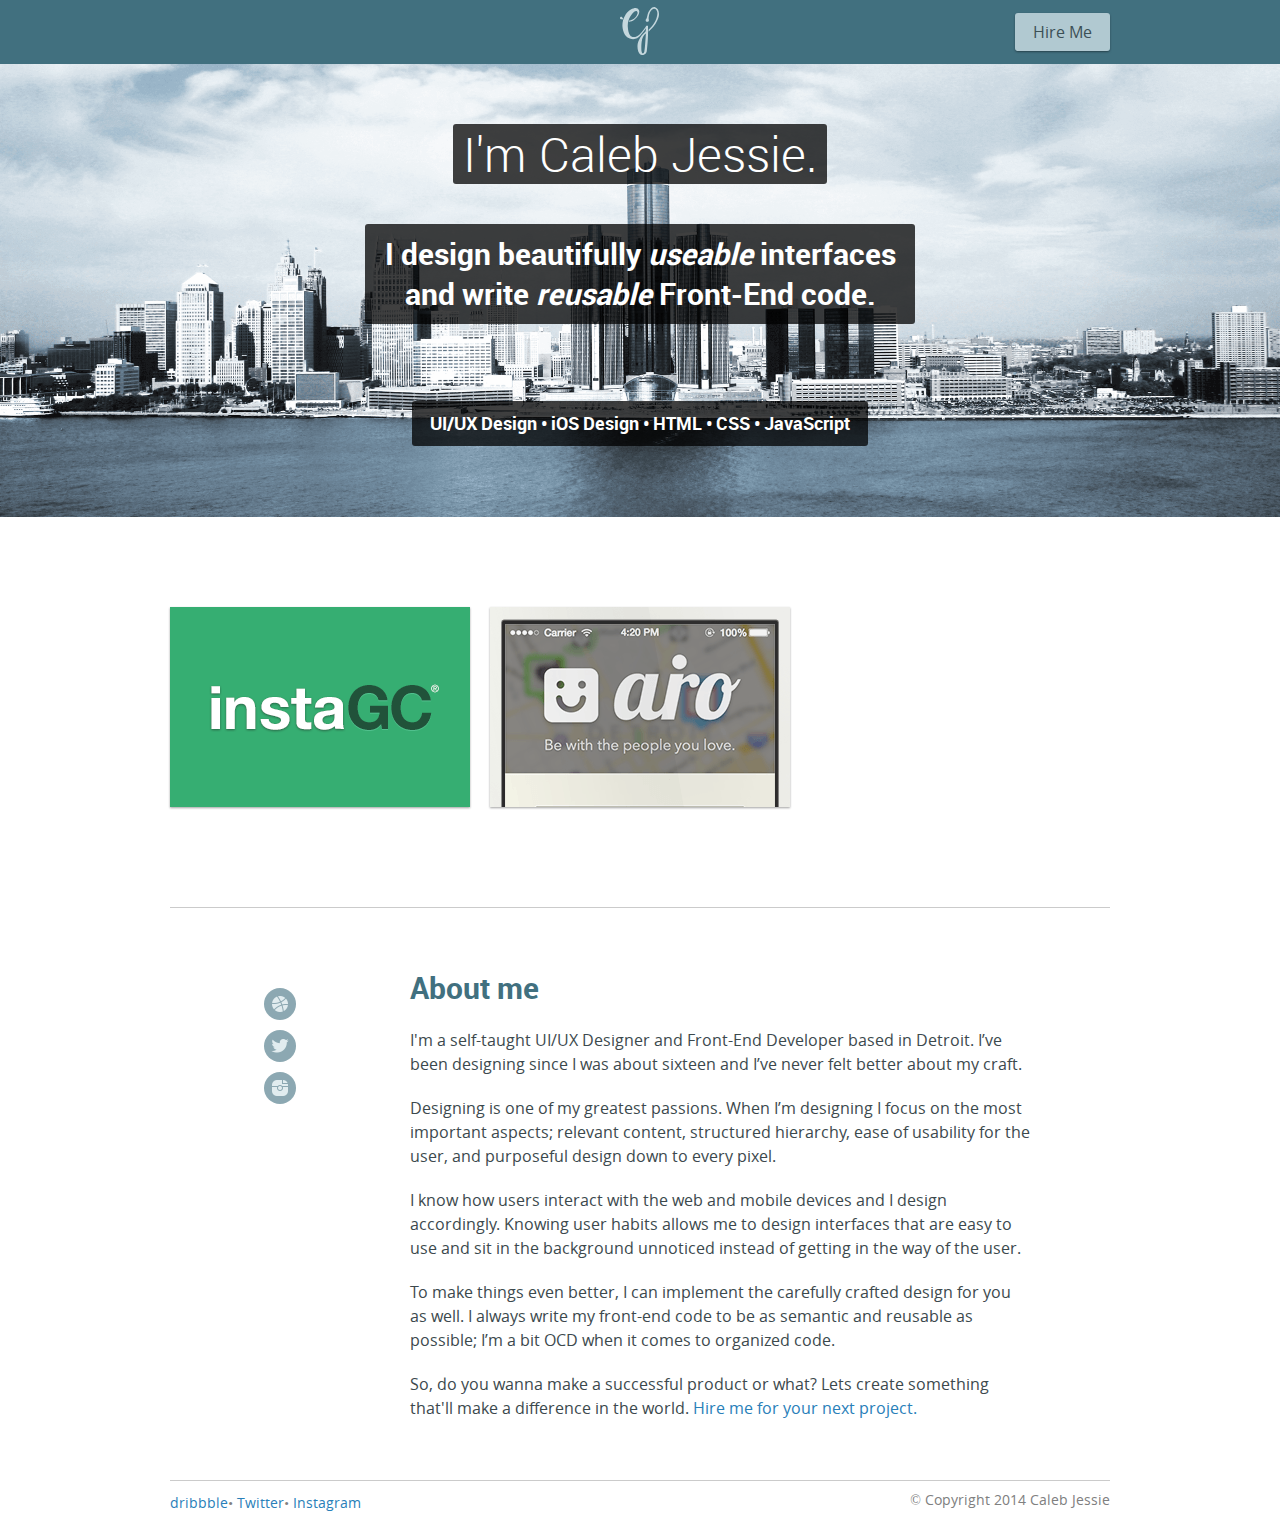
<file: index.html>
<!DOCTYPE html>
<html>
<head>
	<title>Caleb Jessie</title>
	<meta http-equiv="X-UA-Compatible" content="IE=edge">
	<meta name="viewport" content="width=device-width, initial-scale=1.0">
	<meta charset="UTF-8">
	<link rel="stylesheet" href="css/main.css" media="screen">
</head>
<body>
	<div class="header-wrapper">
		<header>
			<div class="logo"><a href="/"></a></div>
			<nav>
				<a href="#" class="blog">My Blog</a>
				<a href="mailto:cjjessie793@gmail.com" class="header-button">Hire Me</a>
			</nav>
		</header>
	</div>
	<div class="greeting-wrapper">
		<div class="greeting">
			<h1>I'm Caleb Jessie.</h1>
			<h2>
				I design beautifully <span>useable</span> interfaces
				and write <span>reusable</span> Front-End code.
			</h2>
			<h3>UI/UX Design • iOS Design • HTML • CSS • JavaScript</h3>
		</div>
		<img class="detroit-skyline" src="img/skyline-dope.png" alt="Detroit Skyline">
	</div>
	<main>
		<section class="work">
			<a class="project" href="/instagc"><img src="img/work/instaGC/instaGC.png" alt="instaGC"></a>
			<a class="project" href="/airo"><img src="img/work/airo/airo.png" alt="airo"></a>
		</section>
		<section class="about">
			<div class="copy">
				<h2>About me</h2>
				<p>I'm a self-taught UI/UX Designer and Front-End Developer based in Detroit. I’ve been designing since I was about sixteen and I’ve never felt better about my craft.</p>
				<p>Designing is one of my greatest passions. When I’m designing I focus on the most important aspects; relevant content, structured hierarchy, ease of usability for the user, and purposeful design down to every pixel.</p>
				<p>I know how users interact with the web and mobile devices and I design accordingly. Knowing user habits allows me to design interfaces that are easy to use and sit in the background unnoticed instead of getting in the way of the user.</p>
				<p>To make things even better, I can implement the carefully crafted design for you as well. I always write my front-end code to be as semantic and reusable as possible; I’m a bit OCD when it comes to organized code.</p>
				<p>So, do you wanna make a successful product or what? Lets create something that'll make a difference in the world. <a class="link-hover" href="mailto:cjjessie793@gmail.com">Hire me for your next project.</a></p>
			</div>
			<aside class="social">
				<a target="_blank" href="http://www.dribbble.com/calebjessie"><div class="dribbble"></div></a>
				<a target="_blank" href="http://www.twitter.com/calebjessie"><div class="twitter"></div></a>
				<a target="_blank" href="http://www.instagram.com/calebjessie"><div class="instagram"></div></a>
			</aside>
		</section>
		<footer>
			<span>
				<a class="link-hover" target="_blank" href="http://www.dribbble.com/calebjessie">dribbble</a>•
				<a class="link-hover" target="_blank" href="http://www.twitter.com/calebjessie">Twitter</a>•
				<a class="link-hover" target="_blank" href="http://www.instagram.com/calebjessie">Instagram</a>
			</span>
			<aside class="copyright">
				© Copyright 2014 Caleb Jessie
			</aside>
		</footer>
	</main>

	<script src="http://ajax.googleapis.com/ajax/libs/jquery/2.1.1/jquery.min.js"></script>
	<script>
		// Picture element HTML5 shiv
		document.createElement("picture");
	</script>
	<script src="js/picturefill.js" async></script>
</body>
</html>
</file>
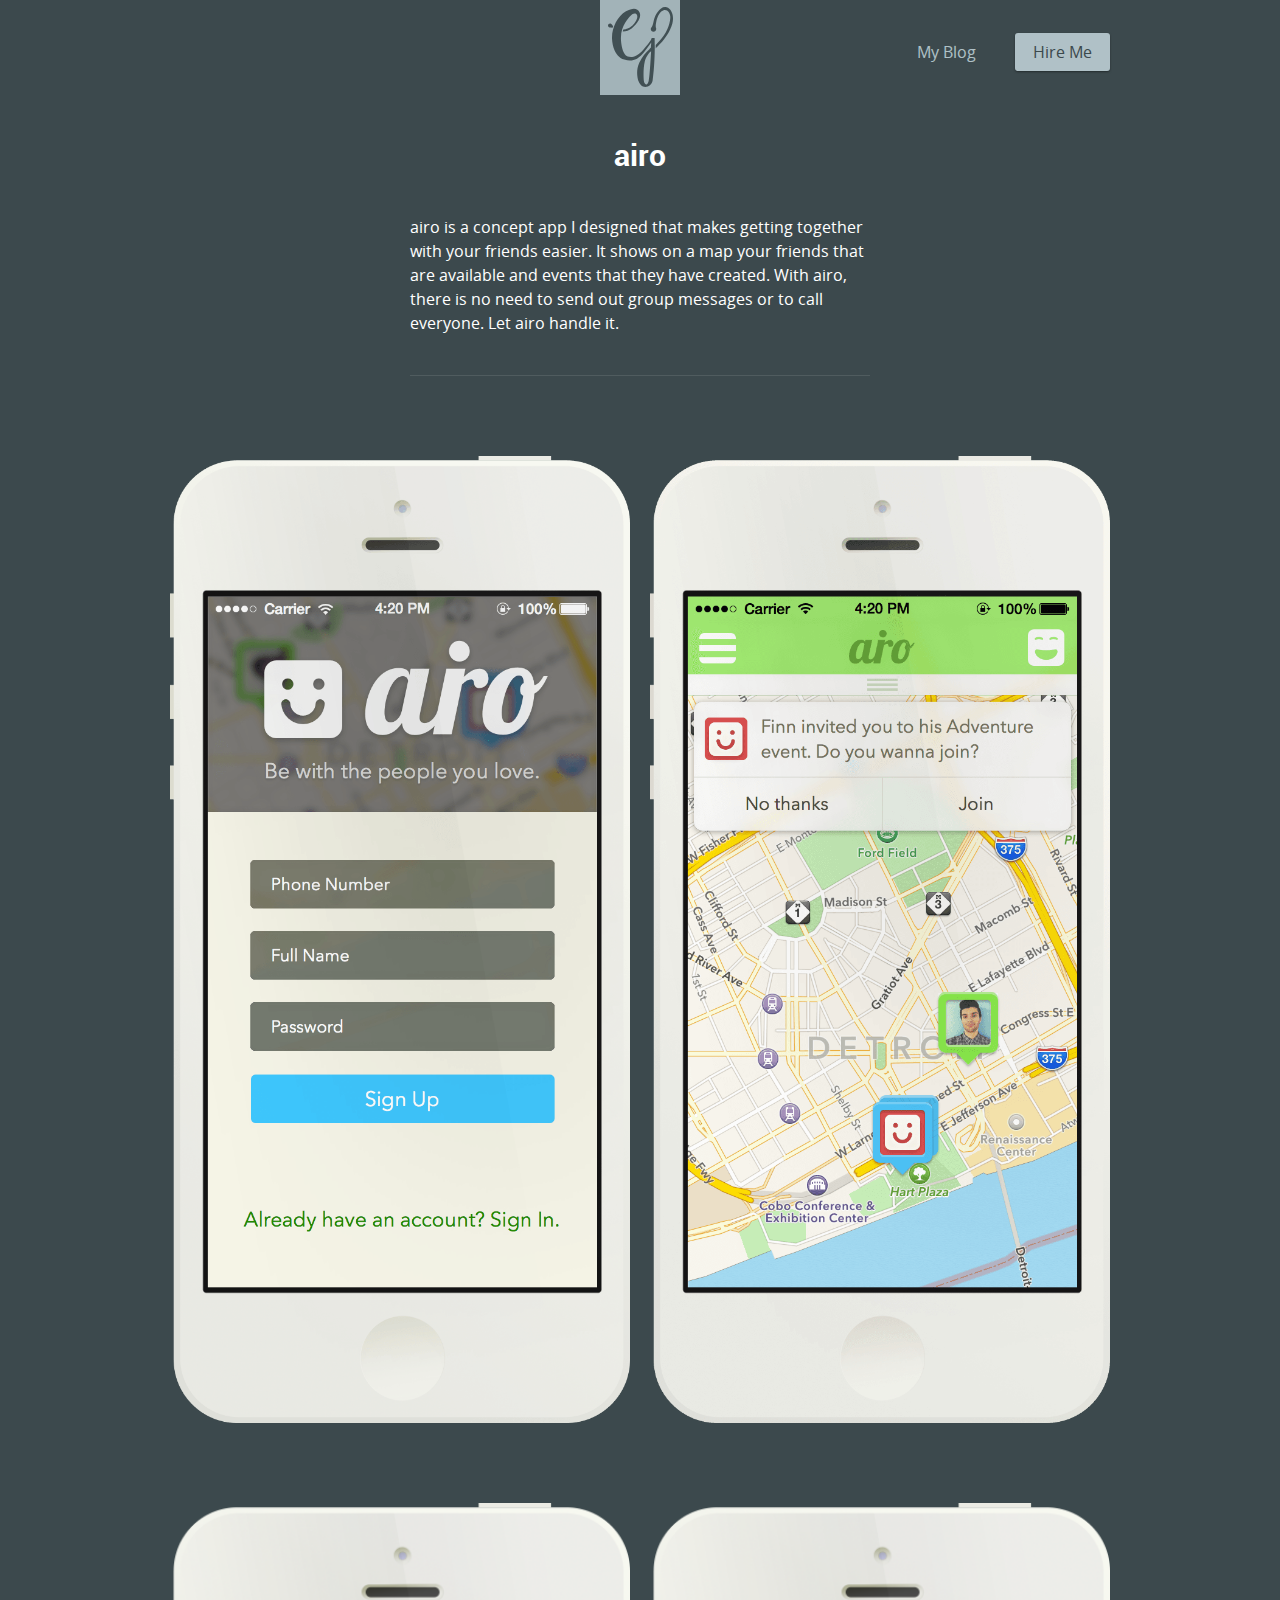
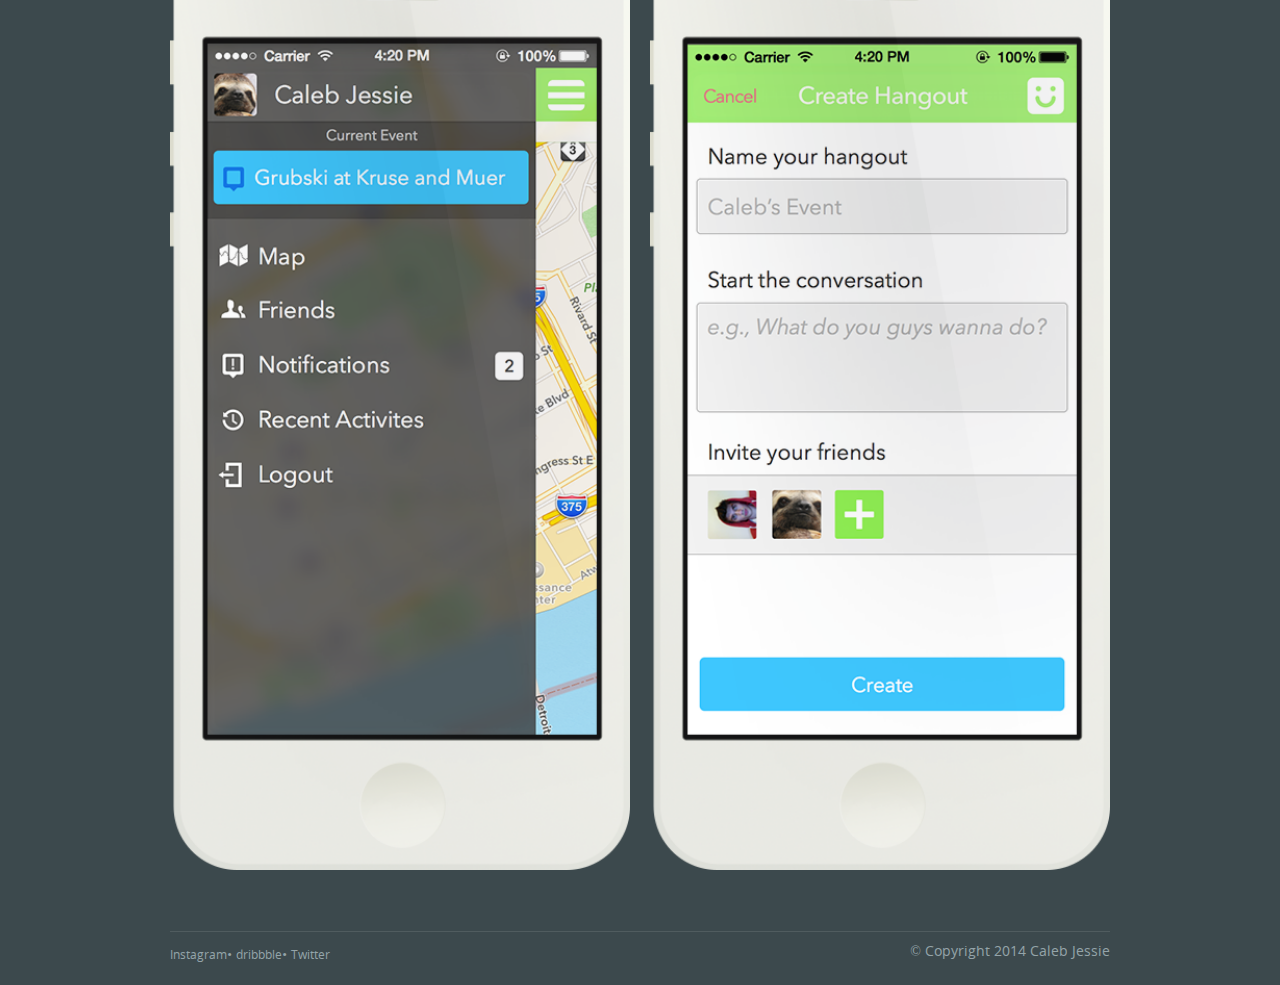
<file: airo.html>
<!DOCTYPE html>
<html>
<head>
	<title>Caleb Jessie - Project</title>
	<link rel="stylesheet" href="css/project-view.css">
	<meta http-equiv="X-UA-Compatible" content="IE=edge">
	<meta name="viewport" content="width=device-width, initial-scale=1.0">
	<meta charset="UTF-8">
</head>
<body>
	<div class="header-wrapper">
		<header>
			<div class="logo-wrapper"><div class="logo"><a href="/"></a></div></div>
			<nav>
				<a href="#" class="blog">My Blog</a>
				<a href="mailto:cjjessie793@gmail.com" class="header-button">Hire Me</a>
			</nav>
		</header>
	</div>
	<main>
		<section class="details-wrapper">
			<div class="project-title"><h2>airo</h2></div>
			<div class="project-details">
				airo is a concept app I designed that makes getting together with your friends easier. It shows on a map your friends that are available and events that they have created. With airo, there is no need to send out group messages or to call everyone. Let airo handle it. 
			</div>
		</section>
		<section class="project ios-screens">
			<img src="img/work/airo/airo-signup.png" alt="airo Sign Up Screen">
			<img src="img/work/airo/airo-map.png" alt="airo Map of Friends Screen">
			<img src="img/work/airo/airo-nav.png" alt="airo Navigation Screen">
			<img src="img/work/airo/airo-create-event.png" alt="airo Create Event Screen">
		</section>
		<footer>
			<span>
				<a class="link-hover" target="_blank" href="http://www.instagram.com/calebjessie">Instagram</a>•
				<a class="link-hover" target="_blank" href="http://www.dribbble.com/calebjessie">dribbble</a>•
				<a class="link-hover" target="_blank" href="http://www.twitter.com/calebjessie">Twitter</a>
			</span>
			<aside class="copyright">
				© Copyright 2014 Caleb Jessie
			</aside>
		</footer>
	</main>
</body>
</html>
</file>
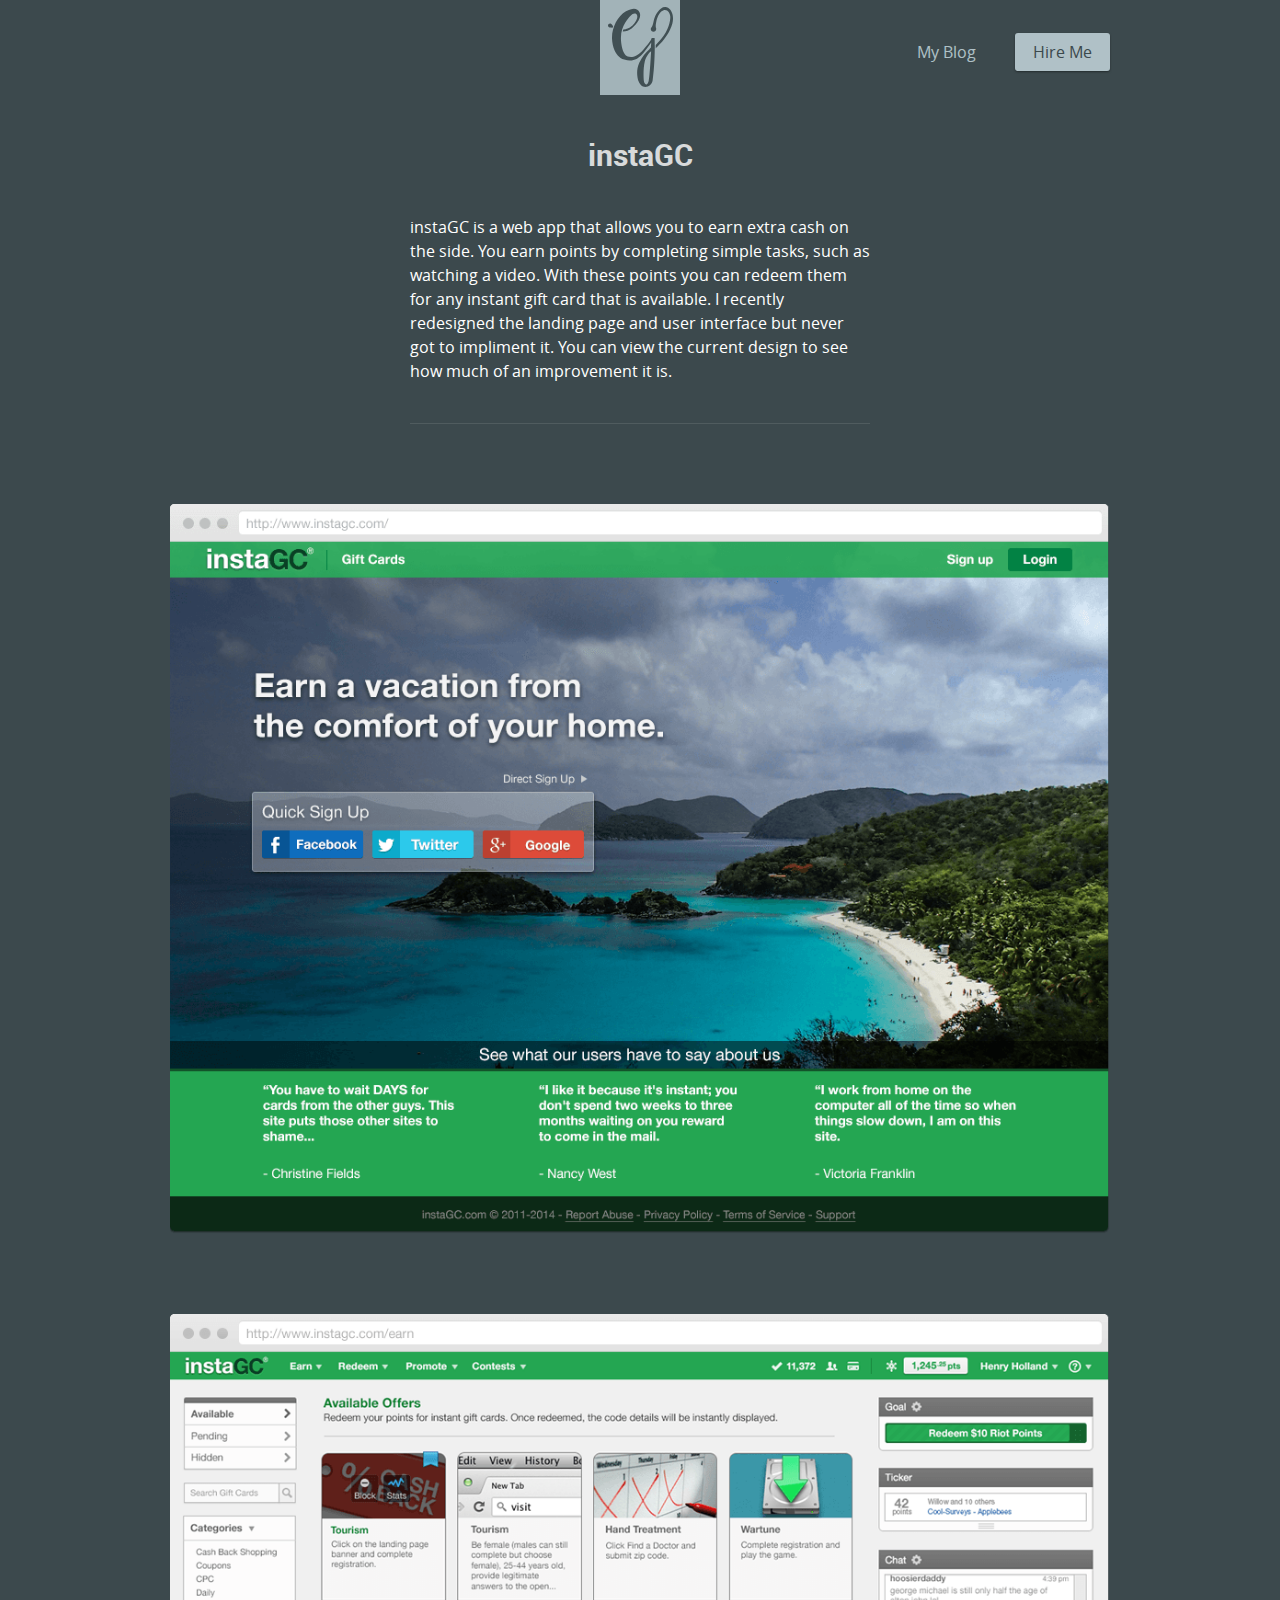
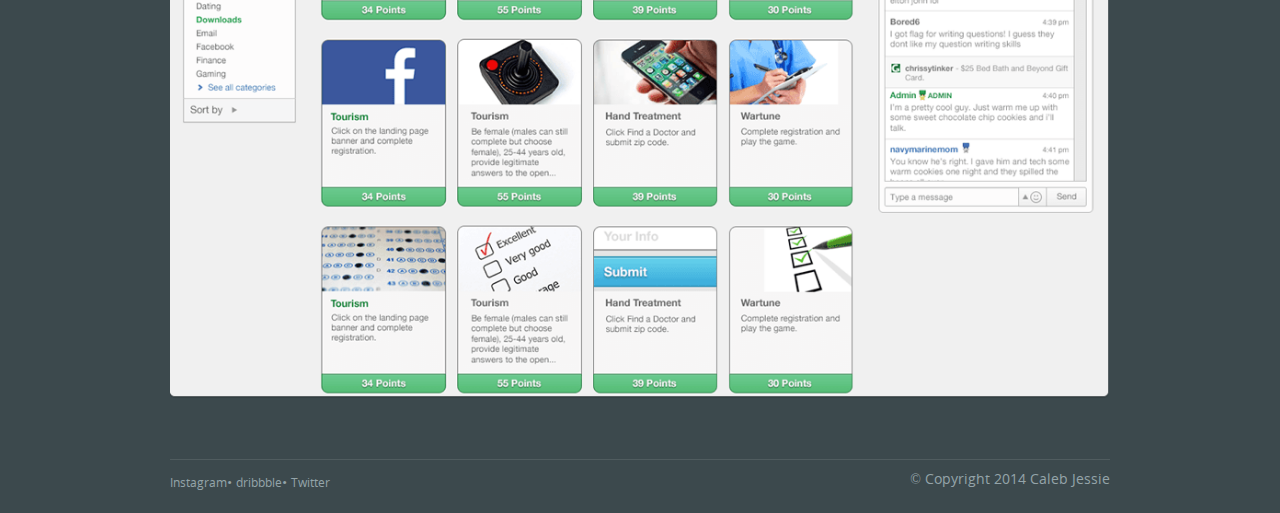
<file: instagc.html>
<!DOCTYPE html>
<html>
<head>
	<title>Caleb Jessie - Project</title>
	<link rel="stylesheet" href="css/project-view.css">
	<meta http-equiv="X-UA-Compatible" content="IE=edge">
	<meta name="viewport" content="width=device-width, initial-scale=1.0">
	<meta charset="UTF-8">
</head>
<body>
	<div class="header-wrapper">
		<header>
			<div class="logo-wrapper"><div class="logo"><a href="/"></a></div></div>
			<nav>
				<a href="#" class="blog">My Blog</a>
				<a href="mailto:cjjessie793@gmail.com" class="header-button">Hire Me</a>
			</nav>
		</header>
	</div>
	<main>
		<section class="details-wrapper">
			<h2 class="project-title"><a target="_blank" href="http://www.instagc.com/" >instaGC</a></h2>
			<div class="project-details">
				instaGC is a web app that allows you to earn extra cash on the side. You earn points by completing simple tasks, such as watching a video. With these points you can redeem them for any instant gift card that is available.

				I recently redesigned the landing page and user interface but never got to impliment it. You can view the current design to see how much of an improvement it is.
			</div>
		</section>
		<section class="project web-screens">
			<img src="img/work/instaGC/igc-home.png" alt="instaGC Home Page">
			<img src="img/work/instaGC/igc-earn.png" alt="instaGC Earn Page">
		</section>
		<footer>
			<span>
				<a class="link-hover" target="_blank" href="http://www.instagram.com/calebjessie">Instagram</a>•
				<a class="link-hover" target="_blank" href="http://www.dribbble.com/calebjessie">dribbble</a>•
				<a class="link-hover" target="_blank" href="http://www.twitter.com/calebjessie">Twitter</a>
			</span>
			<aside class="copyright">
				© Copyright 2014 Caleb Jessie
			</aside>
		</footer>
	</main>
</body>
</html>
</file>
<file: css/main.css>
/* line 5, ../../../../../../../Library/Ruby/Gems/2.0.0/gems/compass-core-1.0.1/stylesheets/compass/reset/_utilities.scss */
html, body, div, span, applet, object, iframe,
h1, h2, h3, h4, h5, h6, p, blockquote, pre,
a, abbr, acronym, address, big, cite, code,
del, dfn, em, img, ins, kbd, q, s, samp,
small, strike, strong, sub, sup, tt, var,
b, u, i, center,
dl, dt, dd, ol, ul, li,
fieldset, form, label, legend,
table, caption, tbody, tfoot, thead, tr, th, td,
article, aside, canvas, details, embed,
figure, figcaption, footer, header, hgroup,
menu, nav, output, ruby, section, summary,
time, mark, audio, video {
  margin: 0;
  padding: 0;
  border: 0;
  font: inherit;
  font-size: 100%;
  vertical-align: baseline;
}

/* line 22, ../../../../../../../Library/Ruby/Gems/2.0.0/gems/compass-core-1.0.1/stylesheets/compass/reset/_utilities.scss */
html {
  line-height: 1;
}

/* line 24, ../../../../../../../Library/Ruby/Gems/2.0.0/gems/compass-core-1.0.1/stylesheets/compass/reset/_utilities.scss */
ol, ul {
  list-style: none;
}

/* line 26, ../../../../../../../Library/Ruby/Gems/2.0.0/gems/compass-core-1.0.1/stylesheets/compass/reset/_utilities.scss */
table {
  border-collapse: collapse;
  border-spacing: 0;
}

/* line 28, ../../../../../../../Library/Ruby/Gems/2.0.0/gems/compass-core-1.0.1/stylesheets/compass/reset/_utilities.scss */
caption, th, td {
  text-align: left;
  font-weight: normal;
  vertical-align: middle;
}

/* line 30, ../../../../../../../Library/Ruby/Gems/2.0.0/gems/compass-core-1.0.1/stylesheets/compass/reset/_utilities.scss */
q, blockquote {
  quotes: none;
}
/* line 103, ../../../../../../../Library/Ruby/Gems/2.0.0/gems/compass-core-1.0.1/stylesheets/compass/reset/_utilities.scss */
q:before, q:after, blockquote:before, blockquote:after {
  content: "";
  content: none;
}

/* line 32, ../../../../../../../Library/Ruby/Gems/2.0.0/gems/compass-core-1.0.1/stylesheets/compass/reset/_utilities.scss */
a img {
  border: none;
}

/* line 116, ../../../../../../../Library/Ruby/Gems/2.0.0/gems/compass-core-1.0.1/stylesheets/compass/reset/_utilities.scss */
article, aside, details, figcaption, figure, footer, header, hgroup, main, menu, nav, section, summary {
  display: block;
}

@font-face {
  font-family: 'Open Sans Regular';
  src: url([data-uri]) format("woff");
  font-weight: normal;
  font-style: normal;
}
@font-face {
  font-family: 'Roboto Light';
  src: url([data-uri]) format("woff");
  font-weight: normal;
  font-style: normal;
}
@font-face {
  font-family: 'Roboto Bold';
  src: url([data-uri]) format("woff");
  font-weight: normal;
  font-style: normal;
}
/* line 106, ../../../../../../../Library/Ruby/Gems/2.0.0/gems/compass-core-1.0.1/stylesheets/compass/typography/_vertical_rhythm.scss */
html {
  font-size: 100%;
  line-height: 1.5em;
}

@-ms-viewport {
  width: device-width;
}
/* line 38, ../sass/partials/_global.scss */
body {
  font-family: "Open Sans Regular";
  color: #3c494d;
}

/* line 43, ../sass/partials/_global.scss */
h1, h2, h3 {
  color: #41707f;
}

/* line 46, ../sass/partials/_global.scss */
h1 {
  font-size: 3em;
  line-height: 1.25em;
  font-family: "Roboto Light";
}

/* line 50, ../sass/partials/_global.scss */
h2 {
  font-size: 1.875em;
  line-height: 1.33333em;
  font-family: "Roboto Bold";
}

/* line 54, ../sass/partials/_global.scss */
h3 {
  font-size: 1.125em;
  line-height: 2.22222em;
  font-family: "Roboto Bold";
}

/* line 58, ../sass/partials/_global.scss */
a {
  -moz-transition: color 0.5s ease;
  -o-transition: color 0.5s ease;
  -webkit-transition: color 0.5s ease;
  transition: color 0.5s ease;
  text-decoration: none;
  color: #2980b9;
}
/* line 64, ../sass/partials/_global.scss */
a:hover {
  color: #fff;
}

/* line 70, ../sass/partials/_global.scss */
.link-hover {
  -moz-transition: background 0.5s ease;
  -o-transition: background 0.5s ease;
  -webkit-transition: background 0.5s ease;
  transition: background 0.5s ease;
}
/* line 73, ../sass/partials/_global.scss */
.link-hover:hover {
  background: #2980b9;
}

/* line 79, ../sass/partials/_global.scss */
.button, .header-wrapper header nav .header-button {
  -moz-border-radius: 3px;
  -webkit-border-radius: 3px;
  border-radius: 3px;
  -moz-box-shadow: 0px 1px 2px rgba(0, 0, 0, 0.5);
  -webkit-box-shadow: 0px 1px 2px rgba(0, 0, 0, 0.5);
  box-shadow: 0px 1px 2px rgba(0, 0, 0, 0.5);
  -moz-transition: opacity 0.5s ease;
  -o-transition: opacity 0.5s ease;
  -webkit-transition: opacity 0.5s ease;
  transition: opacity 0.5s ease;
  font-size: 1rem;
  padding: 8px 18px;
  margin-top: 15px;
  line-height: 20px;
  opacity: .8;
}
/* line 89, ../sass/partials/_global.scss */
.button:hover, .header-wrapper header nav .header-button:hover {
  opacity: 1;
}

/* line 3, ../sass/main.scss */
.header-wrapper {
  height: 64px;
  background: #41707f;
}
/* line 7, ../sass/main.scss */
.header-wrapper header {
  width: 300px;
  margin-left: auto;
  margin-right: auto;
}
/* line 12, ../../../../../../../Library/Ruby/Gems/2.0.0/gems/susy-2.1.3/sass/susy/output/support/_clearfix.scss */
.header-wrapper header:after {
  content: " ";
  display: block;
  clear: both;
}
@media (min-width: 640px) {
  /* line 7, ../sass/main.scss */
  .header-wrapper header {
    width: 620.0px;
    margin-left: auto;
    margin-right: auto;
  }
  /* line 12, ../../../../../../../Library/Ruby/Gems/2.0.0/gems/susy-2.1.3/sass/susy/output/support/_clearfix.scss */
  .header-wrapper header:after {
    content: " ";
    display: block;
    clear: both;
  }
}
@media (min-width: 960px) {
  /* line 7, ../sass/main.scss */
  .header-wrapper header {
    width: 940px;
    margin-left: auto;
    margin-right: auto;
  }
  /* line 12, ../../../../../../../Library/Ruby/Gems/2.0.0/gems/susy-2.1.3/sass/susy/output/support/_clearfix.scss */
  .header-wrapper header:after {
    content: " ";
    display: block;
    clear: both;
  }
}
/* line 16, ../sass/main.scss */
.header-wrapper header nav {
  float: right;
  margin-top: 1.25em;
}
/* line 20, ../sass/main.scss */
.header-wrapper header nav .blog {
  -moz-transition: opacity 0.5s ease;
  -o-transition: opacity 0.5s ease;
  -webkit-transition: opacity 0.5s ease;
  transition: opacity 0.5s ease;
  color: #cee0e6;
  margin: 17px 30px;
  padding: 5px;
  opacity: .8;
  display: none;
}
@media (max-width: 640px) {
  /* line 20, ../sass/main.scss */
  .header-wrapper header nav .blog {
    display: none;
  }
}
/* line 31, ../sass/main.scss */
.header-wrapper header nav .blog:hover {
  opacity: 1;
}
/* line 35, ../sass/main.scss */
.header-wrapper header nav .header-button {
  background: #cee0e6;
  color: #3c494d;
  margin-top: 1.25em;
}

/* line 44, ../sass/main.scss */
.logo {
  -moz-transition: opacity 0.5s ease;
  -o-transition: opacity 0.5s ease;
  -webkit-transition: opacity 0.5s ease;
  transition: opacity 0.5s ease;
  display: inline-block;
  width: 39px;
  height: 49px;
  position: absolute;
  left: 50%;
  margin: 7px 0 0 -20px;
  background: url([data-uri]) no-repeat center center;
  opacity: 0.9;
  cursor: pointer;
}
/* line 56, ../sass/main.scss */
.logo:hover {
  opacity: 1;
}
/* line 59, ../sass/main.scss */
.logo a {
  padding: 25px 20px;
}

/* line 65, ../sass/main.scss */
.greeting {
  max-width: 550px;
  margin: 0 auto;
  text-align: center;
  color: #fff;
  padding: 1.25em 0;
}
/* line 72, ../sass/main.scss */
.greeting h1, .greeting h2, .greeting h3 {
  -moz-border-radius: 3px;
  -webkit-border-radius: 3px;
  border-radius: 3px;
  background: rgba(0, 0, 0, 0.75);
  display: inline-block;
  color: #fff;
}
/* line 78, ../sass/main.scss */
.greeting h1 {
  margin: 0.83333em 0 0.41667em;
  padding: 0 0.20833em;
}
/* line 82, ../sass/main.scss */
.greeting h2 {
  margin-top: 0.66667em;
  padding: 0.33333em 0;
}
/* line 85, ../sass/main.scss */
.greeting h2 span {
  font-style: italic;
}
/* line 87, ../sass/main.scss */
.greeting h3 {
  margin: 4.28571em 0 2.85714em;
  padding: 0.125em 1em;
}

/* line 93, ../sass/main.scss */
.greeting-wrapper {
  position: relative;
  overflow: hidden;
}

/* line 97, ../sass/main.scss */
.detroit-skyline {
  position: absolute;
  top: -100px;
  left: 0;
  z-index: -1;
  width: 100%;
  min-width: 880px;
  height: auto;
}

/* line 107, ../sass/main.scss */
main {
  width: 300px;
  margin-left: auto;
  margin-right: auto;
}
/* line 12, ../../../../../../../Library/Ruby/Gems/2.0.0/gems/susy-2.1.3/sass/susy/output/support/_clearfix.scss */
main:after {
  content: " ";
  display: block;
  clear: both;
}
@media (min-width: 640px) {
  /* line 107, ../sass/main.scss */
  main {
    width: 620.0px;
    margin-left: auto;
    margin-right: auto;
  }
  /* line 12, ../../../../../../../Library/Ruby/Gems/2.0.0/gems/susy-2.1.3/sass/susy/output/support/_clearfix.scss */
  main:after {
    content: " ";
    display: block;
    clear: both;
  }
}
@media (min-width: 960px) {
  /* line 107, ../sass/main.scss */
  main {
    width: 940px;
    margin-left: auto;
    margin-right: auto;
  }
  /* line 12, ../../../../../../../Library/Ruby/Gems/2.0.0/gems/susy-2.1.3/sass/susy/output/support/_clearfix.scss */
  main:after {
    content: " ";
    display: block;
    clear: both;
  }
}

/* line 118, ../sass/main.scss */
.work {
  padding: 5em 0;
}
@media (min-width: 640px) {
  /* line 118, ../sass/main.scss */
  .work {
    width: 620.0px;
    float: left;
    margin-right: 20px;
  }
}
@media (min-width: 960px) {
  /* line 118, ../sass/main.scss */
  .work {
    width: 940px;
    float: left;
    margin-right: 20px;
  }
}

/* line 127, ../sass/main.scss */
.project {
  -moz-transition: opacity 0.5s ease;
  -o-transition: opacity 0.5s ease;
  -webkit-transition: opacity 0.5s ease;
  transition: opacity 0.5s ease;
  -moz-box-shadow: 0px 1px 2px rgba(0, 0, 0, 0.4);
  -webkit-box-shadow: 0px 1px 2px rgba(0, 0, 0, 0.4);
  box-shadow: 0px 1px 2px rgba(0, 0, 0, 0.4);
  -moz-box-sizing: border-box;
  -webkit-box-sizing: border-box;
  box-sizing: border-box;
  background: #41707f;
  opacity: 0.9;
  margin-top: 0.625em;
  display: block;
  width: 300px;
  height: 200px;
}
@media (max-width: 640px) {
  /* line 127, ../sass/main.scss */
  .project {
    margin-left: auto;
    margin-right: auto;
  }
}
@media (min-width: 640px) {
  /* line 127, ../sass/main.scss */
  .project {
    width: 300px;
    float: left;
  }
  /* line 66, ../../../../../../../Library/Ruby/Gems/2.0.0/gems/susy-2.1.3/sass/susy/language/susy/_gallery.scss */
  .project:nth-child(2n + 1) {
    margin-left: 0;
    margin-right: -100%;
    clear: both;
    margin-left: 0;
  }
  /* line 66, ../../../../../../../Library/Ruby/Gems/2.0.0/gems/susy-2.1.3/sass/susy/language/susy/_gallery.scss */
  .project:nth-child(2n + 2) {
    margin-left: 320px;
    margin-right: -100%;
    clear: none;
  }
}
@media (min-width: 960px) {
  /* line 127, ../sass/main.scss */
  .project {
    width: 300px;
    float: left;
  }
  /* line 66, ../../../../../../../Library/Ruby/Gems/2.0.0/gems/susy-2.1.3/sass/susy/language/susy/_gallery.scss */
  .project:nth-child(3n + 1) {
    margin-left: 0;
    margin-right: -100%;
    clear: both;
    margin-left: 0;
  }
  /* line 66, ../../../../../../../Library/Ruby/Gems/2.0.0/gems/susy-2.1.3/sass/susy/language/susy/_gallery.scss */
  .project:nth-child(3n + 2) {
    margin-left: 320px;
    margin-right: -100%;
    clear: none;
  }
  /* line 66, ../../../../../../../Library/Ruby/Gems/2.0.0/gems/susy-2.1.3/sass/susy/language/susy/_gallery.scss */
  .project:nth-child(3n + 3) {
    margin-left: 640px;
    margin-right: -100%;
    clear: none;
  }
}
/* line 148, ../sass/main.scss */
.project:hover {
  opacity: 1;
}

/* line 154, ../sass/main.scss */
.about {
  border-top-width: 0.0625em;
  border-top-style: solid;
  padding-top: 0.5625em;
  border-color: #cbcbcb;
  margin-top: 1.25em;
  padding-top: 3.75em;
}
@media (min-width: 640px) {
  /* line 154, ../sass/main.scss */
  .about {
    width: 620.0px;
    float: left;
    margin-right: 20px;
  }
}
@media (min-width: 960px) {
  /* line 154, ../sass/main.scss */
  .about {
    width: 940px;
    float: left;
    margin-right: 20px;
  }
}

@media (min-width: 960px) {
  /* line 166, ../sass/main.scss */
  .copy {
    width: 620.0px;
    float: left;
    margin-left: 240px;
    margin-right: -100%;
  }
}
/* line 170, ../sass/main.scss */
.copy p {
  margin-top: 1.25em;
}

/* line 174, ../sass/main.scss */
.social {
  margin-top: 0.625em;
  width: 140px;
  height: 280px;
}
@media (min-width: 960px) {
  /* line 174, ../sass/main.scss */
  .social {
    width: 220px;
    float: left;
    margin-right: 20px;
  }
}
@media (max-width: 960px) {
  /* line 174, ../sass/main.scss */
  .social {
    display: none;
  }
}

/* line 185, ../sass/main.scss */
.social-icons, .instagram, .dribbble, .twitter {
  -moz-border-radius: 16px;
  -webkit-border-radius: 16px;
  border-radius: 16px;
  -moz-transition: opacity 0.5s ease;
  -o-transition: opacity 0.5s ease;
  -webkit-transition: opacity 0.5s ease;
  transition: opacity 0.5s ease;
  width: 32px;
  height: 32px;
  background: url(../img/social-icons.png) #41707f;
  background-size: 96px 32px;
  margin: 0.625em auto;
  opacity: .6;
  cursor: pointer;
}
/* line 196, ../sass/main.scss */
.social-icons:hover, .instagram:hover, .dribbble:hover, .twitter:hover {
  opacity: 1;
}

/* line 203, ../sass/main.scss */
.dribbble {
  background-position: -32px 0;
}

/* line 206, ../sass/main.scss */
.twitter {
  background-position: -64px 0;
}

/* line 211, ../sass/main.scss */
footer {
  border-top-width: 0.0625em;
  border-top-style: solid;
  padding-top: 0.5625em;
  border-color: #cbcbcb;
  margin: 3.75em 0 1.25em;
}
@media (min-width: 640px) {
  /* line 211, ../sass/main.scss */
  footer {
    width: 620.0px;
    float: left;
    margin-right: 20px;
  }
}
@media (min-width: 960px) {
  /* line 211, ../sass/main.scss */
  footer {
    width: 940px;
    float: left;
    margin-right: 20px;
  }
  /* line 217, ../sass/main.scss */
  footer .copyright {
    float: right;
  }
}
@media (max-width: 960px) {
  /* line 211, ../sass/main.scss */
  footer {
    text-align: center;
  }
}
/* line 228, ../sass/main.scss */
footer span, footer .copyright {
  font-size: 0.875em;
  line-height: 1.42857em;
  color: #808080;
}
</file>
<file: css/project-view.css>
/* line 5, ../../../../../../../Library/Ruby/Gems/2.0.0/gems/compass-core-1.0.1/stylesheets/compass/reset/_utilities.scss */
html, body, div, span, applet, object, iframe,
h1, h2, h3, h4, h5, h6, p, blockquote, pre,
a, abbr, acronym, address, big, cite, code,
del, dfn, em, img, ins, kbd, q, s, samp,
small, strike, strong, sub, sup, tt, var,
b, u, i, center,
dl, dt, dd, ol, ul, li,
fieldset, form, label, legend,
table, caption, tbody, tfoot, thead, tr, th, td,
article, aside, canvas, details, embed,
figure, figcaption, footer, header, hgroup,
menu, nav, output, ruby, section, summary,
time, mark, audio, video {
  margin: 0;
  padding: 0;
  border: 0;
  font: inherit;
  font-size: 100%;
  vertical-align: baseline;
}

/* line 22, ../../../../../../../Library/Ruby/Gems/2.0.0/gems/compass-core-1.0.1/stylesheets/compass/reset/_utilities.scss */
html {
  line-height: 1;
}

/* line 24, ../../../../../../../Library/Ruby/Gems/2.0.0/gems/compass-core-1.0.1/stylesheets/compass/reset/_utilities.scss */
ol, ul {
  list-style: none;
}

/* line 26, ../../../../../../../Library/Ruby/Gems/2.0.0/gems/compass-core-1.0.1/stylesheets/compass/reset/_utilities.scss */
table {
  border-collapse: collapse;
  border-spacing: 0;
}

/* line 28, ../../../../../../../Library/Ruby/Gems/2.0.0/gems/compass-core-1.0.1/stylesheets/compass/reset/_utilities.scss */
caption, th, td {
  text-align: left;
  font-weight: normal;
  vertical-align: middle;
}

/* line 30, ../../../../../../../Library/Ruby/Gems/2.0.0/gems/compass-core-1.0.1/stylesheets/compass/reset/_utilities.scss */
q, blockquote {
  quotes: none;
}
/* line 103, ../../../../../../../Library/Ruby/Gems/2.0.0/gems/compass-core-1.0.1/stylesheets/compass/reset/_utilities.scss */
q:before, q:after, blockquote:before, blockquote:after {
  content: "";
  content: none;
}

/* line 32, ../../../../../../../Library/Ruby/Gems/2.0.0/gems/compass-core-1.0.1/stylesheets/compass/reset/_utilities.scss */
a img {
  border: none;
}

/* line 116, ../../../../../../../Library/Ruby/Gems/2.0.0/gems/compass-core-1.0.1/stylesheets/compass/reset/_utilities.scss */
article, aside, details, figcaption, figure, footer, header, hgroup, main, menu, nav, section, summary {
  display: block;
}

@font-face {
  font-family: 'Open Sans Regular';
  src: url([data-uri]) format("woff");
  font-weight: normal;
  font-style: normal;
}
@font-face {
  font-family: 'Roboto Light';
  src: url([data-uri]) format("woff");
  font-weight: normal;
  font-style: normal;
}
@font-face {
  font-family: 'Roboto Bold';
  src: url([data-uri]) format("woff");
  font-weight: normal;
  font-style: normal;
}
/* line 106, ../../../../../../../Library/Ruby/Gems/2.0.0/gems/compass-core-1.0.1/stylesheets/compass/typography/_vertical_rhythm.scss */
html {
  font-size: 100%;
  line-height: 1.5em;
}

@-ms-viewport {
  width: device-width;
}
/* line 38, ../sass/partials/_global.scss */
body {
  font-family: "Open Sans Regular";
  color: #3c494d;
}

/* line 43, ../sass/partials/_global.scss */
h1, h2, h3 {
  color: #41707f;
}

/* line 46, ../sass/partials/_global.scss */
h1 {
  font-size: 3em;
  line-height: 1.25em;
  font-family: "Roboto Light";
}

/* line 50, ../sass/partials/_global.scss */
h2 {
  font-size: 1.875em;
  line-height: 1.33333em;
  font-family: "Roboto Bold";
}

/* line 54, ../sass/partials/_global.scss */
h3 {
  font-size: 1.125em;
  line-height: 2.22222em;
  font-family: "Roboto Bold";
}

/* line 58, ../sass/partials/_global.scss */
a {
  -moz-transition: color 0.5s ease;
  -o-transition: color 0.5s ease;
  -webkit-transition: color 0.5s ease;
  transition: color 0.5s ease;
  text-decoration: none;
  color: #2980b9;
}
/* line 64, ../sass/partials/_global.scss */
a:hover {
  color: #fff;
}

/* line 70, ../sass/partials/_global.scss */
.link-hover {
  -moz-transition: background 0.5s ease;
  -o-transition: background 0.5s ease;
  -webkit-transition: background 0.5s ease;
  transition: background 0.5s ease;
}
/* line 73, ../sass/partials/_global.scss */
.link-hover:hover {
  background: #2980b9;
}

/* line 79, ../sass/partials/_global.scss */
.button, .header-wrapper header nav .header-button {
  -moz-border-radius: 3px;
  -webkit-border-radius: 3px;
  border-radius: 3px;
  -moz-box-shadow: 0px 1px 2px rgba(0, 0, 0, 0.5);
  -webkit-box-shadow: 0px 1px 2px rgba(0, 0, 0, 0.5);
  box-shadow: 0px 1px 2px rgba(0, 0, 0, 0.5);
  -moz-transition: opacity 0.5s ease;
  -o-transition: opacity 0.5s ease;
  -webkit-transition: opacity 0.5s ease;
  transition: opacity 0.5s ease;
  font-size: 1rem;
  padding: 8px 18px;
  margin-top: 15px;
  line-height: 20px;
  opacity: .8;
}
/* line 89, ../sass/partials/_global.scss */
.button:hover, .header-wrapper header nav .header-button:hover {
  opacity: 1;
}

/* line 3, ../sass/project-view.scss */
body {
  background: #3c494d;
  color: #fff;
}

/* line 8, ../sass/project-view.scss */
.header-wrapper {
  height: 95px;
}
/* line 11, ../sass/project-view.scss */
.header-wrapper header {
  width: 300px;
  margin-left: auto;
  margin-right: auto;
}
/* line 12, ../../../../../../../Library/Ruby/Gems/2.0.0/gems/susy-2.1.3/sass/susy/output/support/_clearfix.scss */
.header-wrapper header:after {
  content: " ";
  display: block;
  clear: both;
}
@media (min-width: 640px) {
  /* line 11, ../sass/project-view.scss */
  .header-wrapper header {
    width: 620.0px;
    margin-left: auto;
    margin-right: auto;
  }
  /* line 12, ../../../../../../../Library/Ruby/Gems/2.0.0/gems/susy-2.1.3/sass/susy/output/support/_clearfix.scss */
  .header-wrapper header:after {
    content: " ";
    display: block;
    clear: both;
  }
}
@media (min-width: 960px) {
  /* line 11, ../sass/project-view.scss */
  .header-wrapper header {
    width: 940px;
    margin-left: auto;
    margin-right: auto;
  }
  /* line 12, ../../../../../../../Library/Ruby/Gems/2.0.0/gems/susy-2.1.3/sass/susy/output/support/_clearfix.scss */
  .header-wrapper header:after {
    content: " ";
    display: block;
    clear: both;
  }
}
/* line 20, ../sass/project-view.scss */
.header-wrapper header nav {
  float: right;
  margin-top: 2.5em;
}
/* line 24, ../sass/project-view.scss */
.header-wrapper header nav .blog {
  -moz-transition: opacity 0.5s ease;
  -o-transition: opacity 0.5s ease;
  -webkit-transition: opacity 0.5s ease;
  transition: opacity 0.5s ease;
  color: #cee0e6;
  margin: 17px 30px;
  padding: 5px;
  opacity: .8;
}
@media (max-width: 640px) {
  /* line 24, ../sass/project-view.scss */
  .header-wrapper header nav .blog {
    display: none;
  }
}
/* line 34, ../sass/project-view.scss */
.header-wrapper header nav .blog:hover {
  opacity: 1;
}
/* line 38, ../sass/project-view.scss */
.header-wrapper header nav .header-button {
  background: #cee0e6;
  color: #3c494d;
  margin-top: 1.25em;
}

/* line 47, ../sass/project-view.scss */
.logo-wrapper {
  -moz-transition: opacity 0.5s ease;
  -o-transition: opacity 0.5s ease;
  -webkit-transition: opacity 0.5s ease;
  transition: opacity 0.5s ease;
  background: #cee0e6;
  width: 80px;
  height: 95px;
  position: absolute;
  left: 50%;
  margin-left: -40px;
  opacity: 0.7;
}
/* line 57, ../sass/project-view.scss */
.logo-wrapper:hover {
  opacity: 1;
}

/* line 61, ../sass/project-view.scss */
.logo {
  display: inline-block;
  width: 66px;
  height: 80px;
  margin: 7px 0 0 7px;
  background: url([data-uri]) no-repeat center center;
  cursor: pointer;
}
/* line 69, ../sass/project-view.scss */
.logo a {
  padding: 66px 80px;
}

/* line 74, ../sass/project-view.scss */
main {
  width: 300px;
  margin-left: auto;
  margin-right: auto;
}
/* line 12, ../../../../../../../Library/Ruby/Gems/2.0.0/gems/susy-2.1.3/sass/susy/output/support/_clearfix.scss */
main:after {
  content: " ";
  display: block;
  clear: both;
}
@media (min-width: 640px) {
  /* line 74, ../sass/project-view.scss */
  main {
    width: 620.0px;
    margin-left: auto;
    margin-right: auto;
  }
  /* line 12, ../../../../../../../Library/Ruby/Gems/2.0.0/gems/susy-2.1.3/sass/susy/output/support/_clearfix.scss */
  main:after {
    content: " ";
    display: block;
    clear: both;
  }
}
@media (min-width: 960px) {
  /* line 74, ../sass/project-view.scss */
  main {
    width: 940px;
    margin-left: auto;
    margin-right: auto;
  }
  /* line 12, ../../../../../../../Library/Ruby/Gems/2.0.0/gems/susy-2.1.3/sass/susy/output/support/_clearfix.scss */
  main:after {
    content: " ";
    display: block;
    clear: both;
  }
}

/* line 85, ../sass/project-view.scss */
.details-wrapper {
  margin-top: 2.5em;
}
@media (min-width: 640px) {
  /* line 85, ../sass/project-view.scss */
  .details-wrapper {
    width: 620.0px;
    float: left;
    margin-right: 20px;
  }
}
@media (min-width: 960px) {
  /* line 85, ../sass/project-view.scss */
  .details-wrapper {
    width: 940px;
    float: left;
    margin-right: 20px;
  }
}

/* line 94, ../sass/project-view.scss */
.project-title {
  text-align: center;
}
/* line 97, ../sass/project-view.scss */
.project-title h2 {
  color: #fff;
}
/* line 100, ../sass/project-view.scss */
.project-title a {
  -moz-transition: opacity 0.5s ease;
  -o-transition: opacity 0.5s ease;
  -webkit-transition: opacity 0.5s ease;
  transition: opacity 0.5s ease;
  color: #fff;
  opacity: .8;
}
/* line 105, ../sass/project-view.scss */
.project-title a:hover {
  opacity: 1;
}

/* line 110, ../sass/project-view.scss */
.project-details {
  border-bottom-width: 0.0625em;
  border-bottom-style: solid;
  padding-bottom: 0.5625em;
  border-color: #505c5f;
  padding-bottom: 2.5em;
  margin-top: 2.5em;
  position: relative;
}
@media (min-width: 640px) {
  /* line 110, ../sass/project-view.scss */
  .project-details {
    width: 460.0px;
    float: left;
    margin-left: 80px;
    margin-right: -100%;
  }
}
@media (min-width: 960px) {
  /* line 110, ../sass/project-view.scss */
  .project-details {
    width: 460.0px;
    float: left;
    margin-left: 240px;
    margin-right: -100%;
  }
}

@media (min-width: 640px) {
  /* line 123, ../sass/project-view.scss */
  .project {
    width: 620.0px;
    float: left;
    margin-right: 20px;
  }
}
@media (min-width: 960px) {
  /* line 123, ../sass/project-view.scss */
  .project {
    width: 940px;
    float: left;
    margin-right: 20px;
  }
}
/* line 131, ../sass/project-view.scss */
.project img {
  margin-top: 5em;
}
@media (max-width: 640px) {
  /* line 131, ../sass/project-view.scss */
  .project img {
    width: 300px;
    float: left;
    margin-left: 0;
    margin-right: 0;
  }
}

@media (min-width: 640px) {
  /* line 138, ../sass/project-view.scss */
  .web-screens img {
    width: 620.0px;
    float: left;
    margin-right: 20px;
  }
}
@media (min-width: 960px) {
  /* line 138, ../sass/project-view.scss */
  .web-screens img {
    width: 940px;
    float: left;
    margin-right: 20px;
  }
}

@media (min-width: 640px) {
  /* line 146, ../sass/project-view.scss */
  .ios-screens img {
    width: 300px;
    float: left;
  }
  /* line 66, ../../../../../../../Library/Ruby/Gems/2.0.0/gems/susy-2.1.3/sass/susy/language/susy/_gallery.scss */
  .ios-screens img:nth-child(2n + 1) {
    margin-left: 0;
    margin-right: -100%;
    clear: both;
    margin-left: 0;
  }
  /* line 66, ../../../../../../../Library/Ruby/Gems/2.0.0/gems/susy-2.1.3/sass/susy/language/susy/_gallery.scss */
  .ios-screens img:nth-child(2n + 2) {
    margin-left: 320px;
    margin-right: -100%;
    clear: none;
  }
}
@media (min-width: 960px) {
  /* line 146, ../sass/project-view.scss */
  .ios-screens img {
    width: 460.0px;
    float: left;
  }
  /* line 66, ../../../../../../../Library/Ruby/Gems/2.0.0/gems/susy-2.1.3/sass/susy/language/susy/_gallery.scss */
  .ios-screens img:nth-child(2n + 1) {
    margin-left: 0;
    margin-right: -100%;
    clear: both;
    margin-left: 0;
  }
  /* line 66, ../../../../../../../Library/Ruby/Gems/2.0.0/gems/susy-2.1.3/sass/susy/language/susy/_gallery.scss */
  .ios-screens img:nth-child(2n + 2) {
    margin-left: 480px;
    margin-right: -100%;
    clear: none;
  }
}

/* line 156, ../sass/project-view.scss */
footer {
  border-top-width: 0.0625em;
  border-top-style: solid;
  padding-top: 0.5625em;
  border-color: #505c5f;
  margin: 3.75em 0 1.25em;
}
@media (max-width: 960px) {
  /* line 156, ../sass/project-view.scss */
  footer {
    width: 300px;
    float: left;
    margin-left: 0;
    margin-right: 0;
    text-align: center;
  }
}
@media (min-width: 640px) {
  /* line 156, ../sass/project-view.scss */
  footer {
    width: 620.0px;
    float: left;
    margin-right: 20px;
  }
}
@media (min-width: 960px) {
  /* line 156, ../sass/project-view.scss */
  footer {
    width: 940px;
    float: left;
    margin-right: 20px;
  }
  /* line 166, ../sass/project-view.scss */
  footer .copyright {
    float: right;
  }
}
/* line 174, ../sass/project-view.scss */
footer span, footer .copyright, footer a {
  font-size: 0.875em;
  line-height: 1.42857em;
  color: #94a4a9;
}
</file>
